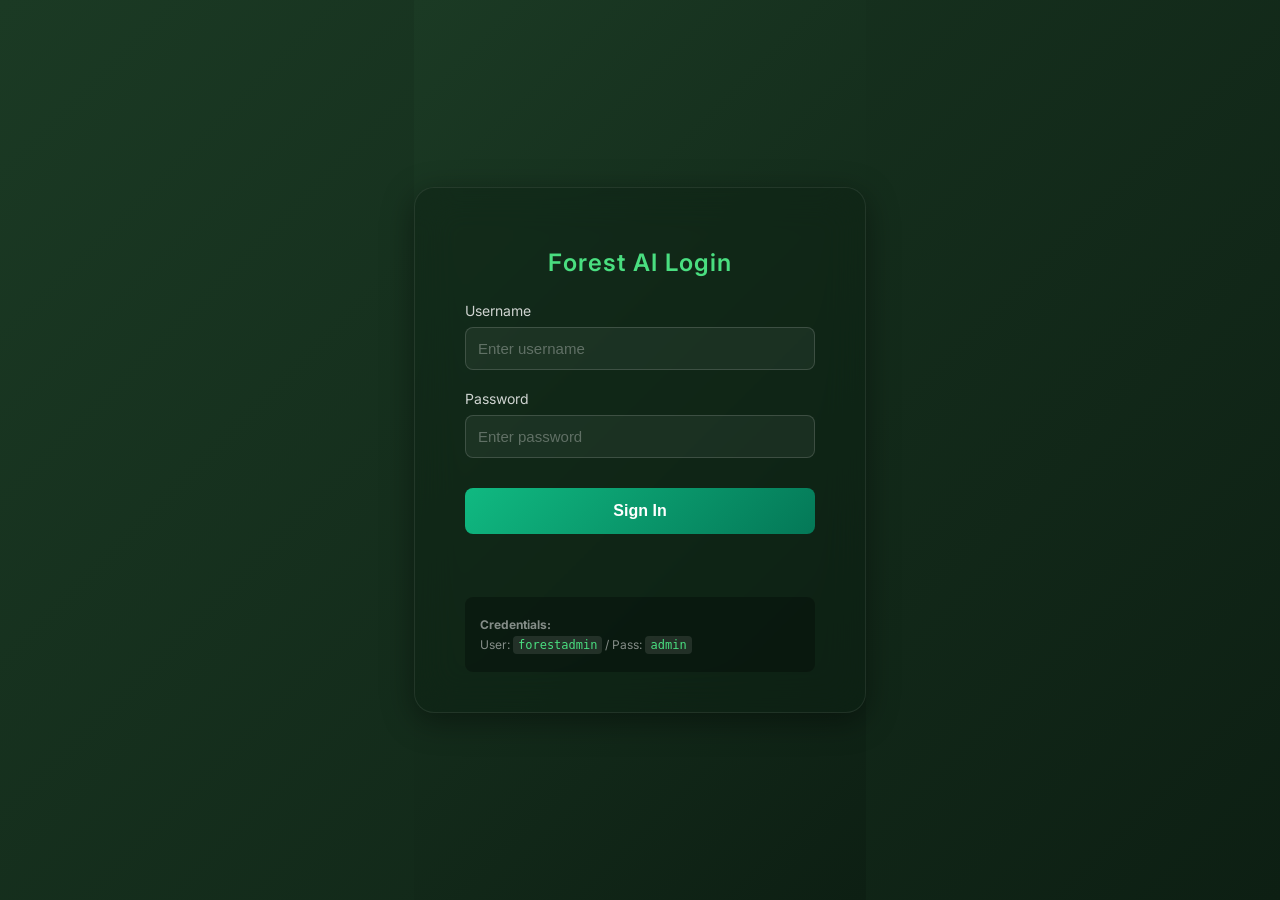
<file: index.html>
<!DOCTYPE html>
<html lang="en">
<head>
    <meta charset="UTF-8">
    <meta http-equiv="refresh" content="0; url=frontend/index.html">
    <title>Redirecting...</title>
    <script>
        window.location.href = "frontend/index.html";
    </script>
</head>
<body>
    <p>If you are not redirected, <a href="frontend/index.html">click here</a>.</p>
</body>
</html>
</file>
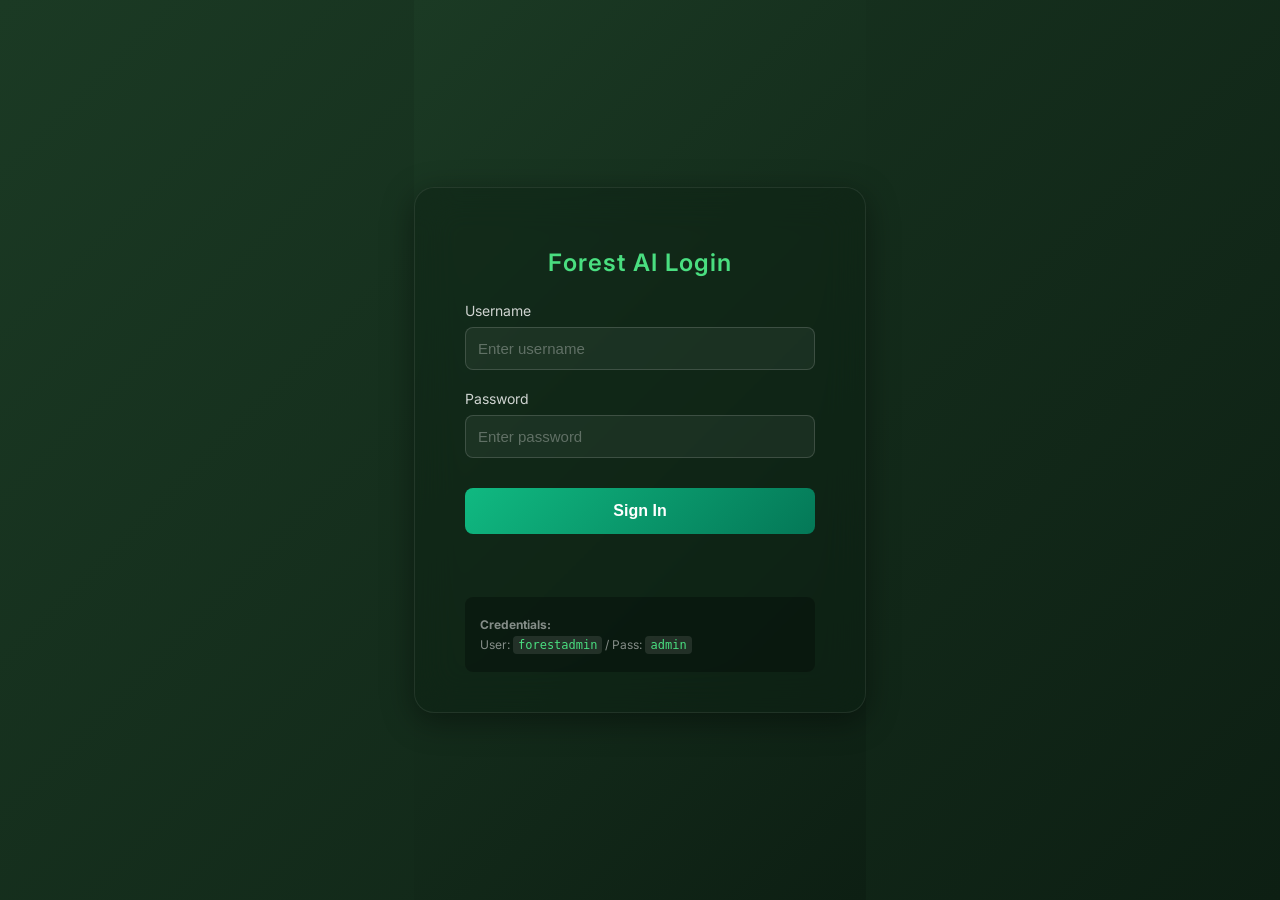
<file: frontend/index.html>
<!DOCTYPE html>
<html lang="en">
<head>
    <meta charset="UTF-8">
    <meta name="viewport" content="width=device-width, initial-scale=1.0">
    <title>Forest AI Sentinel Platform - Login</title>
    <style>
        @import url('https://fonts.googleapis.com/css2?family=Inter:wght@400;500;600;700&display=swap');
        
        body, html {
            margin: 0;
            padding: 0;
            font-family: 'Inter', sans-serif;
            background: linear-gradient(135deg, #1b3a24 0%, #0d1f13 100%), url('https://images.unsplash.com/photo-1542273917363-3b1817f69a2d?q=80&w=2074') no-repeat center center/cover;
            background-blend-mode: multiply;
            height: 100%;
            display: flex;
            align-items: center;
            justify-content: center;
        }

        .login-container {
            background: rgba(13, 31, 19, 0.45);
            backdrop-filter: blur(20px);
            -webkit-backdrop-filter: blur(20px);
            border-radius: 20px;
            padding: 40px 50px;
            width: 350px;
            box-shadow: 0 8px 32px 0 rgba(0, 0, 0, 0.4);
            border: 1px solid rgba(255, 255, 255, 0.08);
            color: #fff;
            text-align: center;
        }

        .login-container h2 {
            margin-bottom: 25px;
            font-weight: 600;
            font-size: 24px;
            letter-spacing: 1px;
            color: #4ade80;
        }

        .input-group {
            margin-bottom: 20px;
            text-align: left;
        }

        .input-group label {
            display: block;
            margin-bottom: 8px;
            font-size: 14px;
            opacity: 0.8;
        }

        .input-group input {
            width: 100%;
            padding: 12px;
            border-radius: 8px;
            border: 1px solid rgba(255, 255, 255, 0.15);
            background: rgba(255, 255, 255, 0.05);
            color: #fff;
            font-size: 15px;
            box-sizing: border-box;
            outline: none;
            transition: border 0.3s, background 0.3s;
        }

        .input-group input:focus {
            border-color: #4ade80;
            background: rgba(255, 255, 255, 0.12);
        }

        .input-group input::placeholder {
            color: rgba(255, 255, 255, 0.3);
        }

        button {
            width: 100%;
            padding: 14px;
            border: none;
            border-radius: 8px;
            background: linear-gradient(135deg, #10b981 0%, #047857 100%);
            color: white;
            font-size: 16px;
            font-weight: 600;
            cursor: pointer;
            transition: transform 0.2s, box-shadow 0.2s;
            margin-top: 10px;
        }

        button:hover {
            transform: translateY(-2px);
            box-shadow: 0 4px 15px rgba(16, 185, 129, 0.4);
        }

        button:active {
            transform: translateY(0);
        }

        .error-message {
            color: #ef4444;
            font-size: 13px;
            margin-top: 15px;
            min-height: 18px;
            font-weight: 500;
        }

        .credential-hints {
            margin-top: 30px;
            font-size: 12px;
            color: rgba(255, 255, 255, 0.5);
            text-align: left;
            background: rgba(0, 0, 0, 0.3);
            padding: 15px;
            border-radius: 8px;
        }
        .credential-hints p { margin: 5px 0; }
        .credential-hints code { background: rgba(255, 255, 255, 0.1); padding: 2px 5px; border-radius: 4px; color: #4ade80; }
    </style>
</head>
<body>

    <div class="login-container">
        <h2>Forest AI Login</h2>
        <form id="loginForm">
            <div class="input-group">
                <label for="username">Username</label>
                <input type="text" id="username" placeholder="Enter username" required autocomplete="off">
            </div>
            <div class="input-group">
                <label for="password">Password</label>
                <input type="password" id="password" placeholder="Enter password" required>
            </div>
            <button type="submit">Sign In</button>
            <div id="errorMessage" class="error-message"></div>
        </form>

        <div class="credential-hints">
            <p><strong>Credentials:</strong></p>
            <p>User: <code>forestadmin</code> / Pass: <code>admin</code></p>
        </div>
    </div>

    <script>
        document.getElementById('loginForm').addEventListener('submit', function(e) {
            e.preventDefault();
            
            const user = document.getElementById('username').value.trim();
            const pass = document.getElementById('password').value;
            const errorDiv = document.getElementById('errorMessage');

            if (user === 'forestadmin' && pass === 'admin') {
                errorDiv.textContent = "";
                const isStatic = window.location.hostname.includes("github.io") || window.location.protocol === "file:";
                window.location.href = isStatic ? "dashboard.html" : "/dashboard";
            } else {
                errorDiv.textContent = "Invalid username or password.";
            }
        });
    </script>
</body>
</html>
</file>
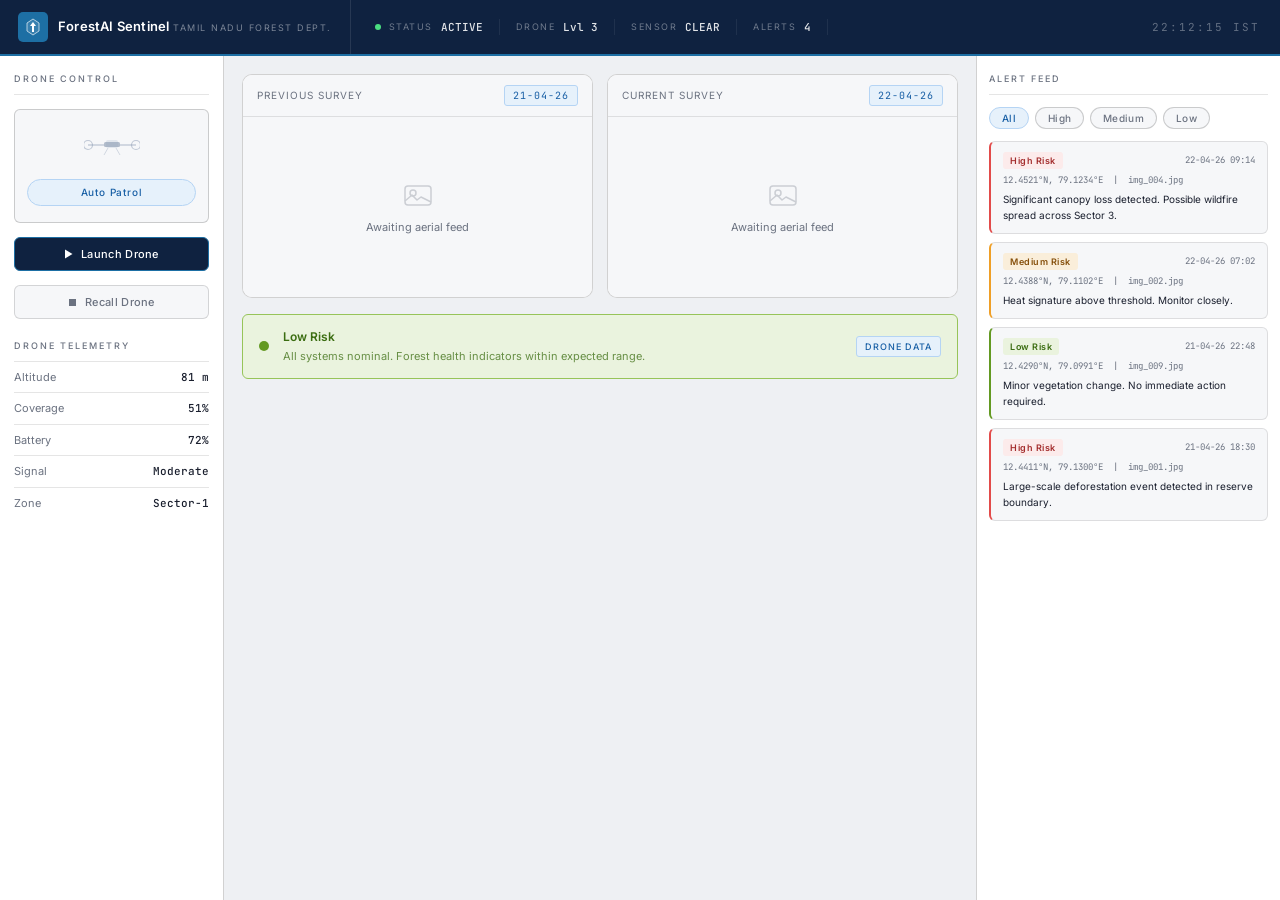
<file: static/index.html>
<!DOCTYPE html>
<html lang="en">
<head>
<meta charset="UTF-8">
<meta name="viewport" content="width=device-width, initial-scale=1.0">
<title>ForestAI Sentinel — Tamil Nadu Forest Department</title>
<link href="https://fonts.googleapis.com/css2?family=Inter:wght@400;500;600&family=JetBrains+Mono:wght@400;500&display=swap" rel="stylesheet">
<style>
  :root {
    --navy: #0f2240;
    --navy2: #1a3358;
    --navy3: #243d63;
    --accent: #1d6fa4;
    --accent-lt: #e6f1fb;
    --accent-mid: #b5d4f4;
    --bg: #ffffff;
    --bg2: #f6f7f9;
    --bg3: #eef0f3;
    --border: 0.5px solid rgba(0,0,0,0.1);
    --border-dk: 0.5px solid rgba(0,0,0,0.18);
    --text: #1a1f2e;
    --muted: #6b7280;
    --sans: 'Inter', system-ui, sans-serif;
    --mono: 'JetBrains Mono', 'Courier New', monospace;
    --r: 6px;
    --rl: 10px;
  }

  *, *::before, *::after { box-sizing: border-box; margin: 0; padding: 0; }

  html, body {
    height: 100%;
    background: var(--bg3);
    color: var(--text);
    font-family: var(--sans);
    font-size: 13px;
    line-height: 1.5;
    overflow: hidden;
  }

  .shell {
    display: grid;
    grid-template-columns: 224px 1fr 304px;
    grid-template-rows: 56px 1fr;
    height: 100vh;
  }

  /* ── TOPBAR ── */
  .topbar {
    grid-column: 1 / -1;
    display: flex;
    align-items: center;
    background: var(--navy);
    border-bottom: 2px solid var(--accent);
  }

  .brand {
    display: flex;
    align-items: center;
    gap: 10px;
    padding: 0 18px;
    border-right: 1px solid rgba(255,255,255,0.1);
    height: 100%;
    min-width: 224px;
    flex-shrink: 0;
  }

  .brand-emblem {
    width: 30px; height: 30px;
    background: var(--accent);
    display: flex; align-items: center; justify-content: center;
    border-radius: 5px;
    flex-shrink: 0;
  }

  .brand-text .b-title {
    font-size: 13px; font-weight: 600;
    color: #fff; letter-spacing: 0.2px; line-height: 1.2;
  }

  .brand-text .b-sub {
    font-size: 9px; color: rgba(255,255,255,0.45);
    letter-spacing: 1.5px; text-transform: uppercase; margin-top: 1px;
  }

  .topbar-stats {
    display: flex; align-items: center; flex: 1; padding: 0 8px;
  }

  .tb-stat {
    display: flex; align-items: center; gap: 8px;
    padding: 0 16px; height: 100%;
    border-right: 1px solid rgba(255,255,255,0.07);
    white-space: nowrap;
  }

  .tb-label { font-size: 9px; color: rgba(255,255,255,0.4); letter-spacing: 1.5px; text-transform: uppercase; }
  .tb-val { font-family: var(--mono); font-size: 11px; font-weight: 500; color: rgba(255,255,255,0.88); }

  .live-dot {
    width: 6px; height: 6px; border-radius: 50%;
    background: #4ade80;
    animation: blink 2s ease infinite; flex-shrink: 0;
  }

  @keyframes blink { 0%,100%{opacity:1} 50%{opacity:0.2} }

  .topbar-time {
    margin-left: auto; padding: 0 20px;
    font-family: var(--mono); font-size: 11px;
    color: rgba(255,255,255,0.35); letter-spacing: 2px;
    white-space: nowrap;
  }

  /* ── SIDEBAR LEFT ── */
  .sidebar-left {
    background: var(--bg);
    border-right: var(--border-dk);
    padding: 16px 14px;
    display: flex; flex-direction: column; gap: 14px;
    overflow-y: auto;
  }

  .sec-label {
    font-size: 9px; letter-spacing: 2px; color: var(--muted);
    text-transform: uppercase; font-weight: 500;
    padding-bottom: 8px;
    border-bottom: var(--border);
  }

  .drone-card {
    background: var(--bg2);
    border: var(--border-dk);
    border-radius: var(--r);
    padding: 16px 12px;
    text-align: center;
  }

  .drone-silhouette {
    animation: hover-drone 3s ease-in-out infinite;
    display: inline-block; margin-bottom: 10px;
  }

  @keyframes hover-drone { 0%,100%{transform:translateY(0)} 50%{transform:translateY(-4px)} }

  .mode-pill {
    display: block; padding: 5px 12px;
    border-radius: 20px; font-size: 10px; font-weight: 500;
    letter-spacing: 0.8px;
    background: var(--accent-lt); color: #185fa5;
    border: 0.5px solid var(--accent-mid);
    margin-top: 2px;
  }

  .mode-pill.offline {
    background: #fcebeb; color: #a32d2d;
    border-color: #f09595;
  }

  .ctrl-btn {
    width: 100%; padding: 9px 12px;
    border-radius: var(--r);
    font-family: var(--sans); font-size: 11px; font-weight: 500;
    cursor: pointer; transition: all 0.15s; letter-spacing: 0.3px;
    display: flex; align-items: center; justify-content: center; gap: 8px;
    border: var(--border-dk);
  }

  .btn-launch {
    background: var(--navy); color: #fff;
    border-color: var(--accent);
  }
  .btn-launch:hover { background: var(--navy2); }

  .btn-recall {
    background: var(--bg2); color: var(--muted);
    border-color: rgba(0,0,0,0.14);
  }
  .btn-recall:hover { background: var(--bg3); }

  .metric-row {
    display: flex; justify-content: space-between; align-items: center;
    padding: 7px 0; border-bottom: var(--border); font-size: 11px;
  }
  .metric-row:last-child { border-bottom: none; }
  .m-label { color: var(--muted); }
  .m-val { font-family: var(--mono); font-weight: 500; color: var(--text); font-size: 11px; }

  /* ── MAIN ── */
  .main {
    padding: 18px; overflow-y: auto;
    display: flex; flex-direction: column; gap: 16px;
    background: var(--bg3);
  }

  .drone-panel, .sensor-panel { display: flex; flex-direction: column; gap: 16px; }
  .drone-panel.hidden, .sensor-panel.hidden { display: none; }

  .compare-grid {
    display: grid; grid-template-columns: 1fr 1fr; gap: 14px;
  }

  .img-card {
    background: var(--bg); border: var(--border-dk);
    border-radius: var(--rl); overflow: hidden;
  }

  .img-card-hdr {
    padding: 10px 14px;
    display: flex; align-items: center; justify-content: space-between;
    border-bottom: var(--border);
    font-size: 10px; color: var(--muted);
    letter-spacing: 1px; text-transform: uppercase;
    background: var(--bg2);
  }

  .date-chip {
    background: var(--accent-lt); color: #185fa5;
    border-radius: 3px; padding: 2px 8px;
    font-size: 10px; font-family: var(--mono);
    border: 0.5px solid var(--accent-mid);
  }

  .img-placeholder {
    width: 100%; height: 180px;
    background: var(--bg2);
    display: flex; flex-direction: column;
    align-items: center; justify-content: center;
    gap: 8px; color: var(--muted); font-size: 11px;
  }

  .img-placeholder svg { opacity: 0.3; }

  .img-card img {
    width: 100%; height: 180px; object-fit: cover; display: block;
  }

  /* ── RISK BANNER ── */
  .risk-banner {
    border-radius: var(--r); padding: 13px 16px;
    display: flex; align-items: center; gap: 14px;
    border: 0.5px solid;
  }

  .risk-banner.low   { background: #eaf3de; border-color: #97c459; }
  .risk-banner.medium{ background: #faeeda; border-color: #ef9f27; }
  .risk-banner.high  { background: #fcebeb; border-color: #e24b4a; }

  .risk-dot {
    width: 10px; height: 10px; border-radius: 50%; flex-shrink: 0;
  }
  .risk-banner.low    .risk-dot { background: #639922; }
  .risk-banner.medium .risk-dot { background: #ba7517; }
  .risk-banner.high   .risk-dot { background: #e24b4a; animation: blink 1.5s ease infinite; }

  .risk-body { flex: 1; }
  .risk-body h3 { font-size: 12px; font-weight: 600; }
  .risk-banner.low    .risk-body h3 { color: #3b6d11; }
  .risk-banner.medium .risk-body h3 { color: #854f0b; }
  .risk-banner.high   .risk-body h3 { color: #a32d2d; }
  .risk-body p { font-size: 11px; margin-top: 2px; }
  .risk-banner.low    .risk-body p { color: #3b6d11; opacity: 0.75; }
  .risk-banner.medium .risk-body p { color: #854f0b; opacity: 0.75; }
  .risk-banner.high   .risk-body p { color: #a32d2d; opacity: 0.75; }

  .src-tag {
    font-size: 9px; letter-spacing: 1px; font-weight: 500;
    padding: 3px 8px; border-radius: 3px; flex-shrink: 0;
  }
  .src-drone  { background: var(--accent-lt); color: #185fa5; border: 0.5px solid var(--accent-mid); }
  .src-sensor { background: #faeeda; color: #854f0b; border: 0.5px solid #fac775; }

  /* ── OFFLINE NOTICE ── */
  .offline-notice {
    background: #fcebeb; border: 0.5px solid #f09595;
    border-radius: var(--r); padding: 12px 16px;
    display: flex; align-items: flex-start; gap: 10px;
    font-size: 11px; color: #791f1f; line-height: 1.7;
  }

  /* ── SENSOR CARDS ── */
  .panel-box {
    background: var(--bg); border: var(--border-dk);
    border-radius: var(--rl); padding: 16px;
  }
  .panel-box-title {
    font-size: 9px; letter-spacing: 2px; color: var(--muted);
    text-transform: uppercase; font-weight: 500; margin-bottom: 12px;
  }

  .sensor-grid { display: grid; grid-template-columns: 1fr 1fr; gap: 10px; }

  .sensor-card {
    background: var(--bg2); border: var(--border-dk); border-radius: var(--r); padding: 14px;
  }
  .sensor-card .s-label {
    font-size: 9px; letter-spacing: 1.5px; color: var(--muted);
    text-transform: uppercase; font-weight: 500; margin-bottom: 6px;
  }
  .sensor-card .s-value {
    font-size: 20px; font-weight: 600; color: var(--text); font-family: var(--mono);
  }
  .sensor-card .s-sub { font-size: 10px; color: var(--muted); margin-top: 4px; }

  .sensor-card.warn { background: #faeeda; border-color: #fac775; }
  .sensor-card.warn .s-value { color: #854f0b; }
  .sensor-card.warn .s-sub  { color: #854f0b; opacity: 0.7; }

  .sensor-card.danger { background: #fcebeb; border-color: #f09595; }
  .sensor-card.danger .s-value { color: #a32d2d; }
  .sensor-card.danger .s-sub  { color: #a32d2d; opacity: 0.7; }

  .sensor-note {
    background: #faeeda; border: 0.5px solid #fac775;
    border-radius: var(--r); padding: 10px 14px;
    font-size: 10px; color: #854f0b; line-height: 1.8;
  }

  /* ── SIDEBAR RIGHT ── */
  .sidebar-right {
    background: var(--bg);
    border-left: var(--border-dk);
    padding: 16px 12px;
    display: flex; flex-direction: column; gap: 12px;
    overflow-y: auto;
  }

  .filter-row { display: flex; gap: 6px; flex-wrap: wrap; }

  .filter-btn {
    padding: 4px 12px; border-radius: 20px;
    font-family: var(--sans); font-size: 10px; font-weight: 500;
    cursor: pointer; border: var(--border-dk);
    background: var(--bg2); color: var(--muted);
    transition: all 0.15s; letter-spacing: 0.3px;
  }
  .filter-btn:hover { background: var(--bg3); }
  .filter-btn.active     { background: var(--accent-lt); color: #185fa5; border-color: var(--accent-mid); }
  .filter-btn.f-high.active  { background: #fcebeb; color: #a32d2d; border-color: #f09595; }
  .filter-btn.f-med.active   { background: #faeeda; color: #854f0b; border-color: #fac775; }

  .alert-feed { display: flex; flex-direction: column; gap: 8px; }

  .alert-item {
    background: var(--bg2); border: var(--border);
    border-left: 2.5px solid transparent;
    border-radius: var(--r); padding: 10px 12px;
    font-size: 10px; transition: background 0.15s;
  }
  .alert-item.high   { border-left-color: #e24b4a; }
  .alert-item.medium { border-left-color: #ef9f27; }
  .alert-item.low    { border-left-color: #639922; }
  .alert-item:hover  { background: var(--bg3); }

  .a-head { display: flex; justify-content: space-between; align-items: center; margin-bottom: 5px; }

  .a-risk {
    font-size: 9px; font-weight: 600; padding: 2px 7px;
    border-radius: 3px; letter-spacing: 0.5px;
  }
  .a-risk.high   { background: #fcebeb; color: #a32d2d; }
  .a-risk.medium { background: #faeeda; color: #854f0b; }
  .a-risk.low    { background: #eaf3de; color: #3b6d11; }

  .a-date   { color: var(--muted); font-size: 9px; font-family: var(--mono); }
  .a-coords { color: var(--muted); font-size: 9px; margin-bottom: 3px; font-family: var(--mono); }
  .a-msg    { color: var(--text); line-height: 1.6; }

  .empty-feed {
    text-align: center; padding: 24px 10px;
    color: var(--muted); font-size: 11px; line-height: 1.8;
  }

  /* ── SCROLLBAR ── */
  ::-webkit-scrollbar { width: 4px; }
  ::-webkit-scrollbar-track { background: transparent; }
  ::-webkit-scrollbar-thumb { background: rgba(0,0,0,0.12); border-radius: 2px; }
  * { scrollbar-width: thin; scrollbar-color: rgba(0,0,0,0.12) transparent; }
</style>
</head>
<body>

<div class="shell">

  <!-- ── TOPBAR ── -->
  <header class="topbar">
    <div class="brand">
      <div class="brand-emblem">
        <svg width="18" height="18" viewBox="0 0 18 18" fill="none">
          <path d="M9 1L15 5V13L9 17L3 13V5L9 1Z"
                fill="rgba(255,255,255,0.12)"
                stroke="rgba(255,255,255,0.65)" stroke-width="1"/>
          <path d="M9 4L6 8H8V14H10V8H12L9 4Z" fill="#fff"/>
        </svg>
      </div>
      <div class="brand-text">
        <span class="b-title">ForestAI Sentinel</span>
        <span class="b-sub">Tamil Nadu Forest Dept.</span>
      </div>
    </div>

    <div class="topbar-stats">
      <div class="tb-stat">
        <div class="live-dot"></div>
        <span class="tb-label">Status</span>
        <span class="tb-val" id="topStatus">ACTIVE</span>
      </div>
      <div class="tb-stat" id="topDroneStat">
        <span class="tb-label">Drone</span>
        <span class="tb-val" id="topDrone">—</span>
      </div>
      <div class="tb-stat">
        <span class="tb-label">Sensor</span>
        <span class="tb-val" id="topSensor">—</span>
      </div>
      <div class="tb-stat">
        <span class="tb-label">Alerts</span>
        <span class="tb-val" id="topAlerts">0</span>
      </div>
    </div>

    <div class="topbar-time" id="clockDisplay">—</div>
  </header>

  <!-- ── SIDEBAR LEFT ── -->
  <aside class="sidebar-left">

    <div class="sec-label">Drone Control</div>

    <div class="drone-card">
      <div class="drone-silhouette">
        <svg viewBox="0 0 56 36" width="56" height="36" fill="none">
          <rect x="22" y="14" width="12" height="8" rx="2" fill="#cbd5e1" opacity="0.5"/>
          <rect x="20" y="16" width="16" height="5" rx="1.5" fill="#94a3b8" opacity="0.7"/>
          <line x1="20" y1="19" x2="4"  y2="19" stroke="#94a3b8" stroke-width="1.4" opacity="0.55"/>
          <line x1="36" y1="19" x2="52" y2="19" stroke="#94a3b8" stroke-width="1.4" opacity="0.55"/>
          <circle cx="4"  cy="19" r="4.5" fill="none" stroke="#94a3b8" stroke-width="1.2" opacity="0.55"/>
          <circle cx="52" cy="19" r="4.5" fill="none" stroke="#94a3b8" stroke-width="1.2" opacity="0.55"/>
          <line x1="24" y1="22" x2="20" y2="29" stroke="#94a3b8" stroke-width="1" opacity="0.38"/>
          <line x1="32" y1="22" x2="36" y2="29" stroke="#94a3b8" stroke-width="1" opacity="0.38"/>
        </svg>
      </div>
      <div class="mode-pill" id="modeDisplay">Initializing…</div>
    </div>

    <button class="ctrl-btn btn-launch" onclick="toggleDrone(true)">
      <svg width="9" height="10" viewBox="0 0 9 10">
        <polygon points="1,0.5 8.5,5 1,9.5" fill="currentColor"/>
      </svg>
      Launch Drone
    </button>
    <button class="ctrl-btn btn-recall" onclick="toggleDrone(false)">
      <svg width="9" height="9" viewBox="0 0 9 9">
        <rect x="1" y="1" width="7" height="7" fill="currentColor"/>
      </svg>
      Recall Drone
    </button>

    <!-- Drone telemetry (drone ON) -->
    <div id="droneMetricsBlock">
      <div class="sec-label" style="margin-top:6px">Drone Telemetry</div>
      <div class="metric-row"><span class="m-label">Altitude</span><span class="m-val" id="metricAlt">—</span></div>
      <div class="metric-row"><span class="m-label">Coverage</span><span class="m-val" id="metricCov">—</span></div>
      <div class="metric-row"><span class="m-label">Battery</span><span class="m-val" id="metricBat">—</span></div>
      <div class="metric-row"><span class="m-label">Signal</span><span class="m-val" id="metricSig">—</span></div>
      <div class="metric-row"><span class="m-label">Zone</span><span class="m-val" id="metricZone">—</span></div>
    </div>

    <!-- Ground sensor summary (drone OFF) -->
    <div id="sensorMetricsBlock" style="display:none">
      <div class="sec-label" style="margin-top:6px">Ground Sensors</div>
      <div class="metric-row"><span class="m-label">Smoke</span><span class="m-val" id="smSmokeVal">—</span></div>
      <div class="metric-row"><span class="m-label">Heat</span><span class="m-val" id="smHeatVal">—</span></div>
      <div class="metric-row"><span class="m-label">Humidity</span><span class="m-val" id="smHumVal">—</span></div>
      <div class="metric-row"><span class="m-label">Motion</span><span class="m-val" id="smMotionVal">—</span></div>
      <div class="metric-row"><span class="m-label">Last Ping</span><span class="m-val" id="smLastPing">—</span></div>
    </div>

  </aside>

  <!-- ── MAIN ── -->
  <main class="main">

    <!-- DRONE ON: Aerial panel -->
    <div class="drone-panel" id="dronePanel">

      <div class="compare-grid">
        <div class="img-card">
          <div class="img-card-hdr">
            Previous Survey
            <span class="date-chip" id="dateYest">21-04-26</span>
          </div>
          <div id="yesterdayWrap">
            <div class="img-placeholder">
              <svg width="32" height="32" viewBox="0 0 32 32" fill="none">
                <rect x="3" y="7" width="26" height="19" rx="3" stroke="#6b7280" stroke-width="1.5"/>
                <circle cx="11" cy="14" r="3" stroke="#6b7280" stroke-width="1.5"/>
                <path d="M3 22l7-6 5 5 4-3 10 5" stroke="#6b7280" stroke-width="1.5" stroke-linejoin="round"/>
              </svg>
              Awaiting aerial feed
            </div>
          </div>
        </div>
        <div class="img-card">
          <div class="img-card-hdr">
            Current Survey
            <span class="date-chip" id="dateToday">22-04-26</span>
          </div>
          <div id="todayWrap">
            <div class="img-placeholder">
              <svg width="32" height="32" viewBox="0 0 32 32" fill="none">
                <rect x="3" y="7" width="26" height="19" rx="3" stroke="#6b7280" stroke-width="1.5"/>
                <circle cx="11" cy="14" r="3" stroke="#6b7280" stroke-width="1.5"/>
                <path d="M3 22l7-6 5 5 4-3 10 5" stroke="#6b7280" stroke-width="1.5" stroke-linejoin="round"/>
              </svg>
              Awaiting aerial feed
            </div>
          </div>
        </div>
      </div>

      <div class="risk-banner low" id="droneRiskBanner">
        <div class="risk-dot"></div>
        <div class="risk-body">
          <h3 id="droneRiskLevel">Scanning…</h3>
          <p id="droneRiskDetail">Initializing AI analysis pipeline</p>
        </div>
        <span class="src-tag src-drone">DRONE DATA</span>
      </div>

    </div>
    <!-- END DRONE PANEL -->

    <!-- DRONE OFF: Sensor-only panel -->
    <div class="sensor-panel hidden" id="sensorPanel">

      <div class="offline-notice">
        <svg width="16" height="16" viewBox="0 0 16 16" fill="none" style="flex-shrink:0;margin-top:1px">
          <circle cx="8" cy="8" r="7" stroke="#a32d2d" stroke-width="1.4"/>
          <line x1="5.2" y1="5.2" x2="10.8" y2="10.8" stroke="#a32d2d" stroke-width="1.4"/>
          <line x1="10.8" y1="5.2" x2="5.2" y2="10.8" stroke="#a32d2d" stroke-width="1.4"/>
        </svg>
        <div>
          <strong>Drone offline</strong> — Displaying ground sensor data only.
          Launch the drone to enable aerial image comparison and canopy analysis.
        </div>
      </div>

      <div class="risk-banner low" id="sensorRiskBanner">
        <div class="risk-dot"></div>
        <div class="risk-body">
          <h3 id="sensorRiskLevel">Sensor reading</h3>
          <p id="sensorRiskDetail">Ground sensors nominal — no anomalies detected</p>
        </div>
        <span class="src-tag src-sensor">SENSOR ONLY</span>
      </div>

      <div class="panel-box">
        <div class="panel-box-title">Ground Sensor Data</div>
        <div class="sensor-grid">
          <div class="sensor-card" id="scSmoke">
            <div class="s-label">Smoke Detector</div>
            <div class="s-value" id="scSmokeVal">CLEAR</div>
            <div class="s-sub" id="scSmokeSub">No smoke detected</div>
          </div>
          <div class="sensor-card" id="scHeat">
            <div class="s-label">Heat Index</div>
            <div class="s-value" id="scHeatVal">32°C</div>
            <div class="s-sub" id="scHeatSub">Normal range</div>
          </div>
          <div class="sensor-card" id="scHumidity">
            <div class="s-label">Humidity</div>
            <div class="s-value" id="scHumVal">68%</div>
            <div class="s-sub" id="scHumSub">Adequate moisture</div>
          </div>
          <div class="sensor-card" id="scMotion">
            <div class="s-label">Motion / Vibration</div>
            <div class="s-value" id="scMotionVal">NONE</div>
            <div class="s-sub" id="scMotionSub">No activity</div>
          </div>
        </div>
      </div>

      <div class="sensor-note">
        Note — Sensor-only mode provides limited risk assessment.
        Aerial image comparison and canopy analysis are unavailable while the drone is offline.
        Risk scores are based on ground-level triggers only.
      </div>

    </div>
    <!-- END SENSOR PANEL -->

  </main>

  <!-- ── SIDEBAR RIGHT ── -->
  <aside class="sidebar-right">

    <div class="sec-label">Alert Feed</div>

    <div class="filter-row">
      <button class="filter-btn active" data-filter="ALL"         onclick="setFilter(this)">All</button>
      <button class="filter-btn f-high"  data-filter="HIGH RISK"  onclick="setFilter(this)">High</button>
      <button class="filter-btn f-med"   data-filter="MEDIUM RISK" onclick="setFilter(this)">Medium</button>
      <button class="filter-btn"         data-filter="LOW RISK"   onclick="setFilter(this)">Low</button>
    </div>

    <div class="alert-feed" id="alertFeed">
      <div class="empty-feed">No alerts yet.<br>System scanning…</div>
    </div>

  </aside>

</div>

<script>
  /* ═══════════════════════════════════════════
     STATE
  ═══════════════════════════════════════════ */
  let currentFilter = "ALL";
  let allAlerts     = [];
  let droneActive   = false;
  let demoTick      = 0;

  /* ═══════════════════════════════════════════
     CLOCK
  ═══════════════════════════════════════════ */
  function updateClock() {
    document.getElementById("clockDisplay").textContent =
      new Date().toLocaleTimeString("en-GB", { hour12: false }) + " IST";
  }
  updateClock();
  setInterval(updateClock, 1000);

  /* ═══════════════════════════════════════════
     HELPERS
  ═══════════════════════════════════════════ */
  function riskClass(r) {
    return r === "HIGH RISK" ? "high" : r === "MEDIUM RISK" ? "medium" : "low";
  }

  function riskLabel(r) {
    return r === "HIGH RISK" ? "High Risk" : r === "MEDIUM RISK" ? "Medium Risk" : "Low Risk";
  }

  /* ═══════════════════════════════════════════
     PANEL SWITCHER
  ═══════════════════════════════════════════ */
  function applyDroneState(active) {
    const dp   = document.getElementById("dronePanel");
    const sp   = document.getElementById("sensorPanel");
    const dm   = document.getElementById("droneMetricsBlock");
    const sm   = document.getElementById("sensorMetricsBlock");
    const pill = document.getElementById("modeDisplay");
    const tds  = document.getElementById("topDroneStat");

    if (active) {
      dp.classList.remove("hidden");
      sp.classList.add("hidden");
      dm.style.display = "";
      sm.style.display = "none";
      tds.style.opacity = "1";
      pill.classList.remove("offline");
    } else {
      dp.classList.add("hidden");
      sp.classList.remove("hidden");
      dm.style.display = "none";
      sm.style.display = "";
      tds.style.opacity = "0.4";
      document.getElementById("topDrone").textContent = "—";
      pill.textContent = "Recalled";
      pill.classList.add("offline");
    }
  }

  /* ═══════════════════════════════════════════
     ALERT FEED
  ═══════════════════════════════════════════ */
  function setFilter(btn) {
    document.querySelectorAll(".filter-btn").forEach(b => b.classList.remove("active"));
    btn.classList.add("active");
    currentFilter = btn.dataset.filter;
    renderAlerts();
  }

  function renderAlerts() {
    const feed   = document.getElementById("alertFeed");
    const list   = currentFilter === "ALL"
      ? allAlerts
      : allAlerts.filter(a => a.risk === currentFilter);

    if (!list.length) {
      feed.innerHTML = `<div class="empty-feed">No alerts match this filter.</div>`;
      return;
    }

    feed.innerHTML = list.map(a => `
      <div class="alert-item ${riskClass(a.risk)}">
        <div class="a-head">
          <span class="a-risk ${riskClass(a.risk)}">${riskLabel(a.risk)}</span>
          <span class="a-date">${a.date}</span>
        </div>
        <div class="a-coords">${a.lat}, ${a.lon} &nbsp;|&nbsp; ${a.image}</div>
        <div class="a-msg">${a.alert}</div>
      </div>`).join("");
  }

  async function loadAlerts() {
    try {
      const res = await fetch("http://127.0.0.1:8000/alerts");
      allAlerts  = await res.json();
      renderAlerts();
      document.getElementById("topAlerts").textContent = allAlerts.length;
    } catch (e) { /* demo mode */ }
  }

  /* ═══════════════════════════════════════════
     DRONE TOGGLE
  ═══════════════════════════════════════════ */
  async function toggleDrone(state) {
    droneActive = state;
    applyDroneState(state);

    if (!state) {
      const ph = `<div class="img-placeholder">
        <svg width="32" height="32" viewBox="0 0 32 32" fill="none">
          <rect x="3" y="7" width="26" height="19" rx="3" stroke="#6b7280" stroke-width="1.5"/>
        </svg>
        Awaiting aerial feed
      </div>`;
      document.getElementById("yesterdayWrap").innerHTML = ph;
      document.getElementById("todayWrap").innerHTML     = ph;
      injectSensorDemo();
    }

    try {
      await fetch(`http://127.0.0.1:8000/toggle-drone?state=${state}`, { method: "POST" });
    } catch (e) { /* offline demo */ }
  }

  /* ═══════════════════════════════════════════
     DEMO DATA
  ═══════════════════════════════════════════ */
  const demoRisks = ["LOW RISK", "LOW RISK", "MEDIUM RISK", "HIGH RISK", "LOW RISK"];

  const demoAlerts = [
    { date:"22-04-26 09:14", image:"img_004.jpg", lat:"12.4521°N", lon:"79.1234°E", risk:"HIGH RISK",
      alert:"Significant canopy loss detected. Possible wildfire spread across Sector 3." },
    { date:"22-04-26 07:02", image:"img_002.jpg", lat:"12.4388°N", lon:"79.1102°E", risk:"MEDIUM RISK",
      alert:"Heat signature above threshold. Monitor closely." },
    { date:"21-04-26 22:48", image:"img_009.jpg", lat:"12.4290°N", lon:"79.0991°E", risk:"LOW RISK",
      alert:"Minor vegetation change. No immediate action required." },
    { date:"21-04-26 18:30", image:"img_001.jpg", lat:"12.4411°N", lon:"79.1300°E", risk:"HIGH RISK",
      alert:"Large-scale deforestation event detected in reserve boundary." },
  ];

  const sensorPool = [
    {
      smoke:"Clear",    heat:"31°C", hum:"72%", motion:"None",
      smokeSub:"No smoke detected",    heatSub:"Normal range",
      humSub:"Adequate moisture",      motionSub:"No activity",
      smokeC:"", heatC:"", humC:"", motionC:"", risk:"LOW RISK"
    },
    {
      smoke:"Trace",    heat:"38°C", hum:"55%", motion:"Low",
      smokeSub:"Trace levels — monitoring", heatSub:"Above normal",
      humSub:"Below optimal",               motionSub:"Low-level detected",
      smokeC:"warn", heatC:"warn", humC:"", motionC:"", risk:"MEDIUM RISK"
    },
    {
      smoke:"Detected", heat:"47°C", hum:"38%", motion:"Active",
      smokeSub:"Active smoke — alert",     heatSub:"Critical heat spike",
      humSub:"Critically low",             motionSub:"High activity",
      smokeC:"danger", heatC:"danger", humC:"warn", motionC:"warn", risk:"HIGH RISK"
    },
  ];

  /* ═══════════════════════════════════════════
     SENSOR DEMO INJECT
  ═══════════════════════════════════════════ */
  function injectSensorDemo() {
    const p = sensorPool[demoTick % sensorPool.length];

    document.getElementById("smSmokeVal").textContent  = p.smoke;
    document.getElementById("smHeatVal").textContent   = p.heat;
    document.getElementById("smHumVal").textContent    = p.hum;
    document.getElementById("smMotionVal").textContent = p.motion;
    document.getElementById("smLastPing").textContent  =
      new Date().toLocaleTimeString("en-GB", { hour12: false });

    document.getElementById("scSmokeVal").textContent  = p.smoke;
    document.getElementById("scHeatVal").textContent   = p.heat;
    document.getElementById("scHumVal").textContent    = p.hum;
    document.getElementById("scMotionVal").textContent = p.motion;
    document.getElementById("scSmokeSub").textContent  = p.smokeSub;
    document.getElementById("scHeatSub").textContent   = p.heatSub;
    document.getElementById("scHumSub").textContent    = p.humSub;
    document.getElementById("scMotionSub").textContent = p.motionSub;

    ["scSmoke","scHeat","scHumidity","scMotion"].forEach((id, i) => {
      const cls = [p.smokeC, p.heatC, p.humC, p.motionC][i];
      document.getElementById(id).className = "sensor-card" + (cls ? " " + cls : "");
    });

    const b = document.getElementById("sensorRiskBanner");
    b.className = "risk-banner " + riskClass(p.risk);
    document.getElementById("sensorRiskLevel").textContent =
      riskLabel(p.risk) + " (Sensor)";
    document.getElementById("sensorRiskDetail").textContent =
      p.risk === "HIGH RISK"   ? "Critical sensor thresholds breached — smoke and heat anomalies detected." :
      p.risk === "MEDIUM RISK" ? "Elevated ground readings. Deploy drone for aerial confirmation." :
                                 "Ground sensors nominal. No immediate threat detected.";
    document.getElementById("topSensor").textContent =
      p.smoke !== "Clear" ? p.smoke.toUpperCase() : "CLEAR";
  }

  /* ═══════════════════════════════════════════
     DRONE DEMO INJECT
  ═══════════════════════════════════════════ */
  function injectDroneDemo() {
    const risk = demoRisks[demoTick % demoRisks.length];

    const pill = document.getElementById("modeDisplay");
    pill.textContent = "Auto Patrol";
    pill.classList.remove("offline");

    document.getElementById("topDrone").textContent  = "Lvl 3";
    document.getElementById("topSensor").textContent = "CLEAR";

    document.getElementById("metricAlt").textContent  =
      (80 + Math.round(Math.random() * 20)) + " m";
    document.getElementById("metricCov").textContent  =
      (42 + Math.round(Math.random() * 10)) + "%";
    document.getElementById("metricBat").textContent  =
      (70 + Math.round(Math.random() * 20)) + "%";
    document.getElementById("metricSig").textContent  =
      ["Strong","Good","Moderate"][Math.floor(Math.random() * 3)];
    document.getElementById("metricZone").textContent =
      "Sector-" + (Math.floor(Math.random() * 5) + 1);

    const b = document.getElementById("droneRiskBanner");
    b.className = "risk-banner " + riskClass(risk);
    document.getElementById("droneRiskLevel").textContent  = riskLabel(risk);
    document.getElementById("droneRiskDetail").textContent =
      risk === "HIGH RISK"   ? "Immediate intervention recommended — anomalies detected across multiple sensors." :
      risk === "MEDIUM RISK" ? "Elevated activity detected. Maintain surveillance on this sector." :
                               "All systems nominal. Forest health indicators within expected range.";

    allAlerts = demoAlerts;
    document.getElementById("topAlerts").textContent = allAlerts.length;
    renderAlerts();
  }

  /* ═══════════════════════════════════════════
     LIVE POLL
  ═══════════════════════════════════════════ */
  async function fetchLive() {
    demoTick++;

    if (!droneActive) { injectSensorDemo(); return; }

    try {
      const res  = await fetch("http://127.0.0.1:8000/analyze-live");
      const data = await res.json();

      const pill = document.getElementById("modeDisplay");
      pill.textContent = data.mode || "—";
      pill.classList.remove("offline");

      document.getElementById("topDrone").textContent  = data.drone?.level || "—";
      document.getElementById("topSensor").textContent = data.sensor?.event || "—";

      const b = document.getElementById("droneRiskBanner");
      b.className = "risk-banner " + riskClass(data.risk);
      document.getElementById("droneRiskLevel").textContent  = riskLabel(data.risk);
      document.getElementById("droneRiskDetail").textContent = data.alert || "";

      if (data.drone?.image) {
        document.getElementById("yesterdayWrap").innerHTML =
          `<img src="http://127.0.0.1:8000/data/raw/drone/21-04-26/${data.drone.image}" alt="Previous survey">`;
        document.getElementById("todayWrap").innerHTML =
          `<img src="http://127.0.0.1:8000/data/raw/drone/22-04-26/${data.drone.image}" alt="Current survey">`;
      }

      loadAlerts();

    } catch (e) {
      injectDroneDemo();
    }
  }

  /* ═══════════════════════════════════════════
     INIT
  ═══════════════════════════════════════════ */
  droneActive = true;
  applyDroneState(true);
  fetchLive();
  setInterval(fetchLive, 10000);
</script>
</body>
</html>
</file>
